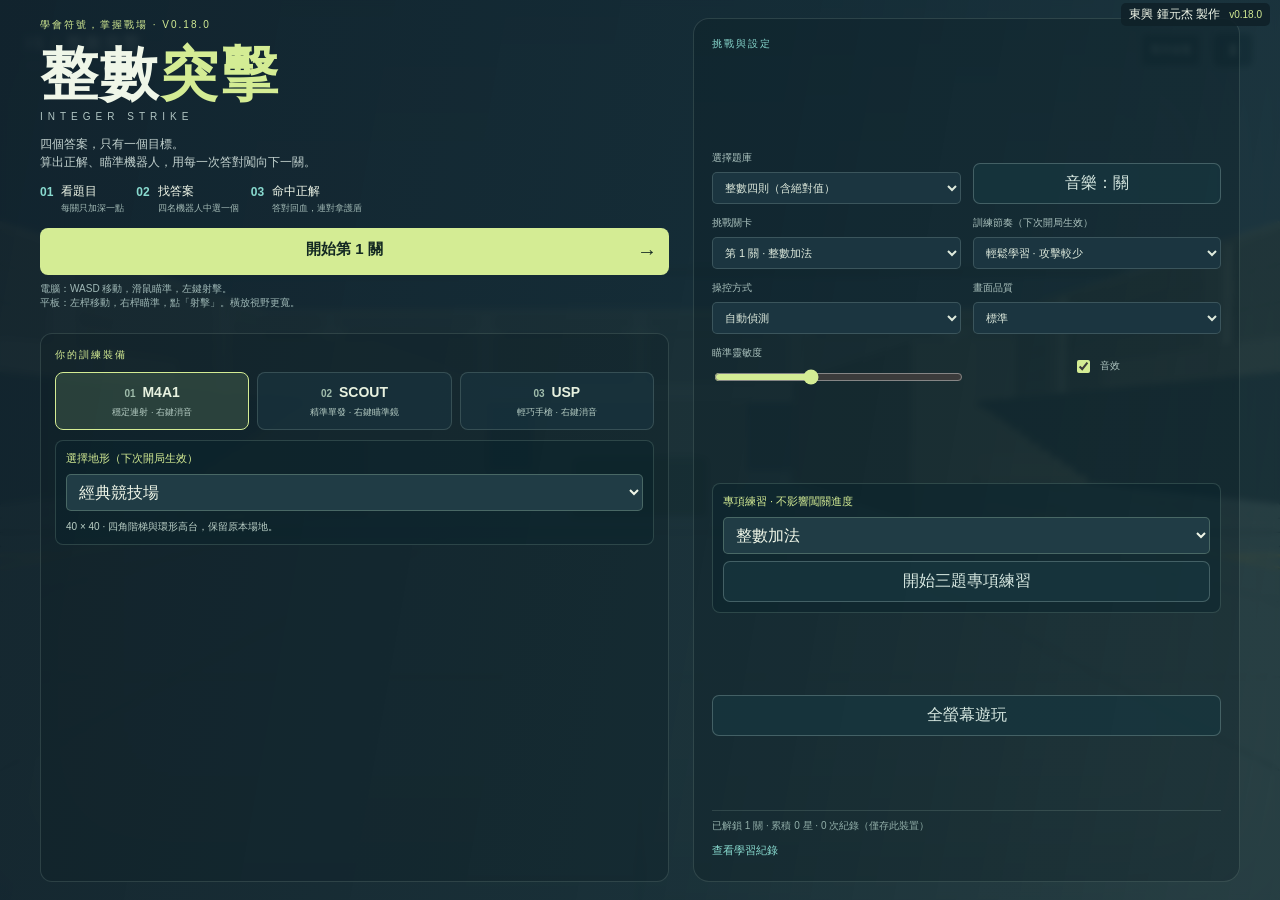
<file: index.htm>
<!doctype html>
<html lang="zh-Hant"><head><meta charset="utf-8"><meta name="viewport" content="width=device-width,initial-scale=1,maximum-scale=1,user-scalable=no,viewport-fit=cover"><meta name="theme-color" content="#101e25"><title>整數突擊 INTEGER STRIKE — 正負數訓練場</title><link rel="icon" href="data:,"><link rel="stylesheet" href="cjs/style.css?v=0.18.0"></head>
<body class="paused"><div id="creator-credit">東興 鍾元杰 製作 <small>v0.18.0</small></div>
<canvas id="world" aria-label="三維整數訓練場"></canvas><div class="vignette"></div><div id="damage-flash"></div>
<header><div class="brand"><b>IS<span> / </span>整數突擊</b><small>INTEGER STRIKE · BLOOD ARENA</small></div><div class="top-actions"><button id="music-game" aria-pressed="false">音樂：關</button><span id="fps">— FPS</span><button id="pause-button" aria-label="暫停">Ⅱ</button></div></header>
<section id="question-card" aria-label="目前的數學題目"><div class="question-meta"><span id="skill">整數加法</span><span id="question-number">第 1 / 3 題</span></div><div id="expression">準備開始</div><div class="question-bottom"><span id="grace">先計算，再瞄準正確答案</span><span id="combo">連對 0</span></div><div class="progress-track"><div id="progress-fill"></div></div></section>
<aside id="radar"><div><span id="level-badge">LEVEL 01</span><span id="enemy-count">4 個答案</span></div><canvas id="map" width="152" height="152"></canvas><small>橘點：答案機器人　▲：你</small></aside>
<div id="answer-labels"></div><div id="crosshair"><b></b><b></b><b></b><b></b><i></i></div><div id="aim-choice"></div><div id="hit">✓</div>
<div id="feedback" role="status"><strong id="feedback-title"></strong><span id="feedback-detail"></span></div><div id="message" role="status"></div>
<div id="thinking-overlay"><div class="eyebrow">戰鬥提示</div><h2>保持移動，算出正解。</h2><p id="think-hint"></p><canvas id="number-line" width="800" height="160" aria-label="整數數線，標示起點與移動方向"></canvas><button id="think-resume">關閉提示（T）</button><small>提示顯示時，戰鬥持續進行。</small></div>
<canvas id="weapon"></canvas>
<footer><div id="vitals" class="vitals"><div><span>生命</span><strong id="health">50</strong><span class="shield-icon">◈</span><strong id="shield">0</strong></div><div class="health-track"><i id="health-fill"></i></div><small id="streak-note">連續答對 3 題 → 護盾 +25</small></div><div class="weapon-info"><span id="mode">M4A1 · 消音步槍</span><div><strong id="ammo">30</strong><span> / ∞</span></div><small id="reload-info">R 換彈 · 1 / 2 / 3 切換武器</small></div></footer>
<nav id="desktop-help"><span>WASD 移動</span><span>滑鼠 瞄準</span><span>左鍵 射擊</span><span>右鍵 特殊功能</span><button id="think-button">T 戰鬥提示</button></nav>
<section id="touch-controls" aria-label="平板控制"><div id="move-pad" class="pad" aria-label="移動搖桿"><span>移動</span><i class="stick"></i></div><div id="look-pad" class="pad" aria-label="視角搖桿"><span>瞄準</span><i class="stick"></i></div><button id="touch-fire" class="fire-button" aria-label="射擊">◎<small>射擊</small></button><div class="touch-tools"><button id="touch-jump">跳躍</button><button id="touch-crouch">蹲下</button><button id="touch-reload">換彈</button><button id="touch-secondary">特殊</button><button id="touch-weapon">換槍</button><button id="touch-think">提示</button></div></section>
<section id="menu" class="overlay"><div class="menu-shell"><div class="menu-main"><div class="eyebrow">學會符號，掌握戰場 · V0.18.0</div><h1>整數<span>突擊</span><small>INTEGER STRIKE</small></h1><p class="intro">四個答案，只有一個目標。<br>算出正解、瞄準機器人，用每一次答對闖向下一關。</p><div class="how"><div><b>01</b><span>看題目<small>每關只加深一點</small></span></div><div><b>02</b><span>找答案<small>四名機器人中選一個</small></span></div><div><b>03</b><span>命中正解<small>答對回血，連對拿護盾</small></span></div></div><button id="start" class="primary">開始第 1 關 <span>→</span></button><button id="restart" class="secondary hidden">重新挑戰這一關</button><p class="note" id="notice">電腦：WASD 移動，滑鼠瞄準，左鍵射擊。<br>平板：左桿移動，右桿瞄準，點「射擊」。橫放視野更寬。</p></div><div class="menu-loadout"><div class="eyebrow">你的訓練裝備</div><div id="loadout"><button class="gun-choice selected" data-gun="0"><b>01 <span>M4A1</span></b><small>穩定連射 · 右鍵消音</small></button><button class="gun-choice" data-gun="1"><b>02 <span>SCOUT</span></b><small>精準單發 · 右鍵瞄準鏡</small></button><button class="gun-choice" data-gun="2"><b>03 <span>USP</span></b><small>輕巧手槍 · 右鍵消音</small></button></div><div class="terrain-picker"><label for="terrain-select">選擇地形（下次開局生效）</label><select id="terrain-select"></select><p id="terrain-description"></p></div></div><div class="menu-options"><div class="eyebrow">挑戰與設定</div><div class="settings"><label>選擇題庫<select id="bank-select"><option value="integer">整數四則（含絕對值）</option><option value="science">科學記號</option></select></label><button id="music-menu" class="secondary" aria-pressed="false">音樂：關</button><label>挑戰關卡<select id="level-select"><option value="1">第 1 關 · 加法起步</option></select></label><label>訓練節奏（下次開局生效）<select id="pace"><option value="gentle">輕鬆學習 · 攻擊較少</option><option value="normal">標準挑戰</option></select></label><label>操控方式<select id="input-mode"><option value="auto">自動偵測</option><option value="touch">平板雙搖桿</option><option value="desktop">鍵盤與滑鼠</option></select></label><label>畫面品質<select id="quality"><option value="0.65">效能優先</option><option value="0.85" selected>標準</option><option value="1.2">精細</option></select></label><label>瞄準靈敏度<input id="sensitivity" type="range" min="0.5" max="1.8" value="1" step="0.1"></label><label class="check"><input id="sound" type="checkbox" checked>音效</label></div><div class="terrain-picker"><label for="practice-select">專項練習 · 不影響闖關進度</label><select id="practice-select"><option value="1">整數加法</option><option value="2">整數減法</option><option value="3">負數加減</option><option value="4">正負數乘法</option><option value="5">整除與正負號</option><option value="6">連續加減</option><option value="7">先乘後加減</option><option value="8">括弧優先</option><option value="9">絕對值入門</option><option value="10">絕對值加減</option><option value="11">絕對值混合運算</option></select><button id="start-practice" class="secondary fullscreen-button">開始三題專項練習</button></div><button id="fullscreen" class="secondary fullscreen-button">全螢幕遊玩</button><p id="fullscreen-note" role="status"></p><div class="saved"><span id="saved-progress">學習紀錄只儲存在這台裝置</span><button id="show-records">查看學習紀錄</button></div></div></div></section>
<section id="results" class="overlay hidden"><div class="result-panel"><div class="eyebrow" id="result-eyebrow">MISSION COMPLETE</div><div id="medal">★</div><h2 id="result-title">成功突破！</h2><p id="result-subtitle"></p><div class="result-stats"><div><strong id="result-accuracy">100%</strong><small>首次作答正確率</small></div><div><strong id="result-streak">3</strong><small>最佳連對</small></div><div><strong id="result-score">500</strong><small>挑戰得分</small></div></div><div id="review-list"></div><nav id="review-pagination"><button id="review-prev">上一題</button><span id="review-page"></span><button id="review-next">下一題</button></nav><div class="result-actions"><button id="next-level" class="primary">挑戰下一關 →</button><button id="review-mistakes" class="secondary hidden">錯題再練 · 換一組數字挑戰</button><button id="retry-level" class="secondary">再練一次</button><button id="back-menu" class="secondary">回到訓練選單</button></div></div></section>
<section id="records-panel" class="overlay hidden"><div class="result-panel"><div class="eyebrow">學習足跡</div><h2>每次練習，都有進步。</h2><div id="records-summary" class="result-stats"></div><p class="records-caption">依已完成的題目統計，包含一般挑戰與錯題複習。</p><div id="records-skills"></div><div id="records-list"></div><button id="export-records" class="secondary">下載學習紀錄 CSV</button><p class="records-caption">只下載這個瀏覽器的紀錄，不會上傳資料。</p><button id="close-records" class="primary">回到選單</button></div></section>
<script src="cjs/core.js?v=0.18.0"></script><script src="cjs/math.js?v=0.18.0"></script><script src="cjs/coach.js?v=0.18.0"></script><script src="cjs/session.js?v=0.18.0"></script><script src="cjs/progress-store.js?v=0.18.0"></script><script src="cjs/renderer.js?v=0.18.0"></script><script src="cjs/world.js?v=0.18.0"></script><script src="cjs/controls.js?v=0.18.0"></script><script src="cjs/weapon-view.js?v=0.18.0"></script><script src="cjs/science.js?v=0.18.0"></script><script src="cjs/sound.js?v=0.18.0"></script><script src="cjs/game.js?v=0.18.0"></script></body></html>
</file>
<file: cjs/style.css>
:root{color-scheme:dark;--ink:#102229;--paper:#eff6e8;--lime:#d4ec94;--teal:#89dacf;--orange:#ffb46b}*{box-sizing:border-box}html,body{margin:0;width:100%;height:100%;overflow:hidden;background:#142831;color:var(--paper);font-family:"Segoe UI","Microsoft JhengHei",sans-serif;overscroll-behavior:none}button,select,input{font:inherit}button{cursor:pointer}button:focus-visible,select:focus-visible{outline:3px solid var(--teal);outline-offset:3px}button:disabled{opacity:.45;cursor:default}.hidden{display:none!important}#world{display:block;width:100%;height:100%;touch-action:none}.vignette{position:fixed;inset:0;pointer-events:none;box-shadow:inset 0 0 140px #071c293c}header{position:fixed;top:max(20px,env(safe-area-inset-top));left:26px;right:26px;display:flex;justify-content:space-between;align-items:start;pointer-events:none}.brand b{font-size:17px;letter-spacing:2px}.brand span{color:var(--lime)}.brand small{display:block;color:#e4efdaaa;font-size:8px;letter-spacing:2px;margin-top:6px}.top-actions{display:flex;gap:12px;align-items:center;pointer-events:auto}#fps{font:10px monospace;padding:8px;background:#122a32b0;border:1px solid #c9dbb733}#pause-button{border:1px solid #d3e6ce55;color:var(--paper);background:#132b33bf;width:42px;height:36px;border-radius:7px}#question-card{position:fixed;left:50%;top:18px;transform:translateX(-50%);width:min(480px,43vw);background:#112832ef;border:1px solid #c9e7ba4a;border-radius:12px;box-shadow:0 8px 30px #071b2344;overflow:hidden;text-align:center;pointer-events:none}.question-meta,.question-bottom{display:flex;justify-content:space-between;gap:8px;font-size:10px;letter-spacing:1px;padding:11px 18px;color:#bad0d0}.question-meta{border-bottom:1px solid #fff1}.question-meta #skill{color:var(--lime)}#expression{font-size:clamp(24px,3.2vw,42px);font-weight:700;font-variant-numeric:tabular-nums;line-height:1.4;padding:5px 10px;color:white}#combo{color:var(--lime);white-space:nowrap}.progress-track{height:3px;background:#314954}#progress-fill{height:100%;background:var(--lime);transition:width .3s}.question-bottom{padding-top:3px;font-size:10px}#radar{position:fixed;left:26px;top:92px;background:#122b33d9;padding:9px;border:1px solid #e0edd43a;border-radius:10px}#radar>div{display:flex;justify-content:space-between;gap:7px;font-size:8px;letter-spacing:1px;color:var(--lime);margin:0 0 8px}#radar small{display:block;font-size:8px;color:#d3dec8aa}#map{width:152px;height:152px;display:block}#crosshair{position:fixed;left:50%;top:50%;width:2px;height:2px;pointer-events:none}#crosshair b{position:absolute;background:#edffbd;box-shadow:0 0 2px #112522}#crosshair b:nth-child(1){width:2px;height:7px;top:-13px}#crosshair b:nth-child(2){width:2px;height:7px;top:7px}#crosshair b:nth-child(3){width:7px;height:2px;left:-13px}#crosshair b:nth-child(4){width:7px;height:2px;left:7px}#crosshair i{position:absolute;inset:0;background:#e5fabd}#hit{position:fixed;left:50%;top:47%;transform:translate(-50%,-50%);font-size:30px;color:var(--lime);opacity:0;pointer-events:none}#damage-flash{position:fixed;inset:0;box-shadow:inset 0 0 100px #fb715199;opacity:0;pointer-events:none}.answer-label{position:fixed;left:0;top:0;transform:translate(-50%,-100%);text-align:center;pointer-events:none;will-change:left,top;filter:drop-shadow(0 2px 3px #082a32aa)}.answer-label strong{display:block;font-weight:800;font-variant-numeric:tabular-nums;background:#102d38f5;border:2px solid #ffd799;color:#fff5d2;min-width:64px;padding:3px 12px;border-radius:8px;font-size:30px;line-height:1.15}.answer-label small{display:block;font-size:8px;letter-spacing:2px;color:#fff1d3;margin-top:3px}.answer-label.wrong strong{color:#e7a598;border-color:#db8777}.answer-label.warning strong{border-color:#ff755d;box-shadow:0 0 12px #f65c354f}.answer-label:after{content:"";display:block;width:1px;height:9px;background:#ffdeab;margin:auto}#feedback{position:fixed;left:50%;top:calc(50% + 40px);transform:translateX(-50%);text-align:center;padding:12px 20px;border-radius:10px;background:#12332fe8;max-width:min(650px,78vw);opacity:0;pointer-events:none}#feedback strong{display:block;color:var(--lime);font-size:18px}#feedback span{display:block;font-size:13px;line-height:1.6;color:#d7e6d7;margin-top:5px}#feedback.wrong{background:#402829ef}#feedback.wrong strong{color:#ffbba0}#message{position:fixed;left:50%;top:75%;transform:translateX(-50%);font-size:12px;text-align:center;background:#112a32b0;padding:6px 10px;border-radius:6px;pointer-events:none}#message:empty{display:none}#weapon{position:fixed;bottom:0;right:4%;width:480px;height:360px;pointer-events:none}footer{position:fixed;bottom:45px;left:28px;right:28px;display:flex;justify-content:space-between;align-items:flex-end;pointer-events:none;text-shadow:0 2px 3px #142321}footer .vitals{min-width:190px}.vitals>div:first-child{display:flex;align-items:baseline;gap:9px}.vitals span{font-size:11px;color:#d6e7d5}.vitals strong{font-size:32px;font-weight:600}.vitals .shield-icon{color:var(--teal);margin-left:12px;font-size:18px}.vitals #shield{font-size:24px;color:var(--teal)}.health-track{height:4px;background:#111d24a0;margin:6px 0}.health-track i{display:block;background:var(--lime);height:100%;transition:width .2s}.vitals small{color:#e3ecd3b0;font-size:9px}.weapon-info{text-align:right}.weapon-info>span{font-size:10px;letter-spacing:1px}.weapon-info strong{font-size:40px}.weapon-info div>span{color:#bed6c7}.weapon-info small{font-size:9px;color:#e0ead2ae}#desktop-help{position:fixed;bottom:12px;left:28px;right:28px;display:flex;gap:20px;color:#dce9d6b0;font-size:9px;align-items:center}#desktop-help button{margin-left:auto;background:#112b33c9;color:var(--lime);border:1px solid #c1dcac44;border-radius:5px;padding:7px 12px}.overlay{position:fixed;inset:0;background:linear-gradient(100deg,#0e202aef,#102832e8 55%,#132d36c9);backdrop-filter:blur(3px);display:flex;align-items:center;justify-content:center;padding:28px;z-index:30;overflow:auto}.menu-shell{display:grid;grid-template-columns:1.2fr 1fr;gap:70px;width:min(1040px,100%);align-items:center}.menu-main{max-width:560px}.eyebrow{font-size:10px;color:var(--lime);letter-spacing:2px}h1{font-size:clamp(50px,6.6vw,82px);line-height:1.05;letter-spacing:2px;margin:24px 0}h1>span{color:var(--lime)}h1 small{display:block;font-size:13px;letter-spacing:9px;font-weight:500;margin-top:16px;color:#b2c6c4}.intro{font-size:14px;color:#c3d2cf;line-height:1.9}.how{display:flex;gap:18px;margin:30px 0}.how>div{display:flex;gap:8px}.how b{font-size:12px;color:var(--teal);padding-top:2px}.how span{font-size:12px}.how small{display:block;font-size:9px;color:#a1b8b4;line-height:1.8;white-space:nowrap}.primary{display:block;background:var(--lime);color:#142923;border:0;padding:17px 22px;font-size:15px;font-weight:800;width:100%;border-radius:8px;transition:background .15s}.primary:hover{background:#e7ffb2}.primary>span{float:right;font-size:20px}.secondary{background:#18363fc9;border:1px solid #accdc54d;color:#d6e7e0;border-radius:7px;padding:12px;width:100%;margin-top:10px}.note{font-size:10px;color:#9fb8b6;line-height:1.9}.menu-options{background:#0a1b234d;border:1px solid #b6d8ce28;border-radius:16px;padding:26px}.menu-options .eyebrow{color:var(--teal);margin-bottom:13px}#loadout{display:flex;flex-direction:column;gap:7px}.gun-choice{text-align:left;border:1px solid #a5c2b837;border-radius:8px;padding:12px 15px;background:#1b3540a0;color:#dbe9de;display:flex;justify-content:space-between;align-items:center;gap:8px}.gun-choice.selected{border-color:var(--lime);background:#365044aa}.gun-choice b{font-size:10px;color:#a0bdac}.gun-choice b span{font-size:15px;color:#e7f1df;margin-left:12px}.gun-choice small{font-size:10px;color:#b6cdc4}.settings{display:grid;grid-template-columns:1fr 1fr;gap:13px;margin:22px 0}.settings label{font-size:10px;color:#aac1bd;display:flex;flex-direction:column;gap:7px}.settings select{width:100%;padding:8px;background:#1b3540;color:#dfebdd;border:1px solid #a9c3b83a;border-radius:5px;font-size:11px}.settings input[type=range]{accent-color:var(--lime);width:100%}.settings .check{flex-direction:row;align-items:center;justify-content:center}.check input{accent-color:var(--lime)}.saved{border-top:1px solid #b1cbc12a;padding-top:15px;display:flex;flex-direction:column;gap:8px;color:#91aea9;font-size:10px}.saved button,.text-button{background:none;border:0;color:var(--teal);text-align:left;font-size:11px;padding:5px 0}.result-panel{width:min(610px,100%);max-height:95vh;overflow:auto;background:#112d36;border:1px solid #a9c9b943;border-radius:16px;padding:28px;text-align:center;box-shadow:0 25px 80px #0004}.result-panel h2{font-size:28px;margin:10px 0}.result-panel p{font-size:12px;color:#bacfc6;line-height:1.6}#medal{font-size:47px;color:var(--lime);line-height:1.2;margin-top:12px}.result-stats{display:grid;grid-template-columns:repeat(3,1fr);gap:8px;background:#1c3b43;border-radius:9px;margin:22px 0;padding:17px 8px}.result-stats strong{display:block;font-size:26px;color:var(--lime)}.result-stats small{display:block;font-size:10px;color:#b7ccc2;margin-top:4px}#review-list,#records-list{text-align:left;max-height:28vh;overflow:auto;margin-bottom:18px}.review-item{padding:12px;background:#09212a6b;border:1px solid #a9c2ae1c;border-radius:7px;margin-bottom:8px}.review-item b{font-size:14px}.review-item span{display:block;font-size:11px;color:#c3d4c8;line-height:1.7;margin-top:4px}.review-item.wrong{border-left:3px solid var(--orange)}.result-panel .text-button{display:block;margin:12px auto 0;text-align:center}#thinking-overlay{display:none;position:fixed;z-index:20;left:50%;top:50%;transform:translate(-50%,-50%);width:min(470px,90vw);padding:28px;background:#102b35f5;border:1px solid var(--teal);border-radius:12px;text-align:center}#thinking-overlay h2{font-size:23px}#thinking-overlay p{font-size:15px;line-height:1.8}#thinking-overlay button{padding:12px;border-radius:6px;background:var(--lime);color:var(--ink);border:0;width:100%;font-weight:700}#thinking-overlay small{display:block;color:#aac5bc;font-size:10px;margin-top:15px}body.thinking #thinking-overlay{display:block}body.paused #question-card,body.paused #radar,body.paused #crosshair,body.paused footer,body.paused #weapon,body.paused #desktop-help,body.paused #answer-labels,body.paused #touch-controls,body.paused #feedback{display:none}body:not(.paused) #menu{display:none}#touch-controls{display:none;position:fixed;inset:0;pointer-events:none;z-index:10}body.touch:not(.paused):not(.thinking) #touch-controls{display:block}body.touch #desktop-help{display:none}.pad{position:absolute;width:130px;height:130px;border:1px solid #daefd778;border-radius:50%;background:#132e3a70;pointer-events:auto;touch-action:none;user-select:none}.pad>span{position:absolute;left:0;right:0;top:10px;text-align:center;font-size:10px;color:#e5efddba;pointer-events:none}.stick{position:absolute;width:54px;height:54px;left:50%;top:50%;transform:translate(-50%,-50%);background:#bedbc665;border:1px solid #ebffce9c;border-radius:50%;pointer-events:none}.pad:before{content:"";position:absolute;inset:24px;border:1px dashed #d4edcd33;border-radius:50%}#move-pad{left:max(26px,env(safe-area-inset-left));bottom:max(32px,env(safe-area-inset-bottom))}#look-pad{right:max(126px,env(safe-area-inset-right));bottom:max(32px,env(safe-area-inset-bottom))}.fire-button{position:absolute;right:20px;bottom:58px;width:82px;height:82px;border:2px solid #fcecc2;background:#f4cf8b40;color:#fff4d6;border-radius:50%;font-size:34px;pointer-events:auto;touch-action:none;user-select:none}.fire-button small{font-size:11px;display:block}.touch-tools{position:absolute;right:20px;bottom:187px;display:flex;gap:7px;pointer-events:auto}.touch-tools button{background:#143039b0;color:#e8f3dc;border:1px solid #d2e9c84d;border-radius:7px;min-width:43px;height:38px;font-size:10px;touch-action:none}.touch-tools button.pressed{background:#788f5b}body.touch footer{bottom:190px;left:28px;right:28px}body.touch .weapon-info{display:none}body.touch #weapon{right:2%;width:350px;height:263px;opacity:.85}body.touch #radar{top:80px}body.touch #map{width:108px;height:108px}body.touch #radar small{display:none}body.touch #streak-note{display:none}body.touch .vitals strong{font-size:23px}body.touch .vitals #shield{font-size:18px}body.touch .vitals{min-width:145px}
@media(max-height:700px){.overlay{padding:15px}.menu-shell{gap:38px;max-width:950px}h1{font-size:56px;margin:15px 0}.how{margin:18px 0}.menu-options{padding:18px}.settings{gap:8px;margin:14px 0}.gun-choice{padding:9px 12px}.intro{font-size:12px}.result-panel{padding:20px}.question-meta,.question-bottom{padding:7px 13px}#expression{font-size:30px}#radar{top:80px}#map{width:118px;height:118px}.pad{width:110px;height:110px}#look-pad{right:114px}.touch-tools{bottom:163px}body.touch footer{bottom:164px}.fire-button{width:72px;height:72px;bottom:45px}}
@media(max-width:850px){.brand small{display:none}.brand b{font-size:13px}#radar{left:15px}header{left:15px;right:15px}#question-card{width:47vw;top:12px}.question-bottom{letter-spacing:0;font-size:9px}#expression{font-size:28px}.menu-shell{gap:25px}.how{gap:10px;flex-wrap:wrap}.how small{font-size:8px}.menu-options{padding:18px}h1{font-size:46px}.intro{font-size:12px}.settings{gap:10px}.gun-choice small{font-size:8px}#feedback{max-width:70vw;padding:9px 14px}#feedback span{font-size:11px}}
@media(max-width:600px){.menu-shell{display:flex;flex-direction:column;align-items:stretch;gap:20px;margin:auto;max-width:440px}.overlay{align-items:flex-start;padding:22px 17px}.menu-main{max-width:none}h1{font-size:53px;margin:15px 0}.how{margin:20px 0;justify-content:space-between}.menu-options{padding:18px}.note{font-size:10px}.brand{display:none}#question-card{top:12px;left:12px;transform:none;width:calc(100vw - 82px)}.top-actions #fps{display:none}#pause-button{width:40px;height:34px}#radar{top:155px;left:12px;opacity:.8}body.touch #radar{top:155px}body.touch #map{width:68px;height:68px}#radar>div #enemy-count{display:none}#expression{font-size:29px}.question-meta{font-size:9px}.question-bottom{font-size:9px;padding:8px 12px}.pad{width:110px;height:110px}#move-pad{left:15px;bottom:35px}#look-pad{right:105px;bottom:35px}.fire-button{right:13px;bottom:49px;width:72px;height:72px}.touch-tools{left:15px;right:15px;bottom:163px;justify-content:space-between;gap:5px}.touch-tools button{min-width:42px}.answer-label strong{font-size:25px;min-width:52px;padding:3px 8px}body.touch footer{bottom:218px;left:15px}#feedback{top:calc(50% + 22px);max-width:88vw;width:88vw}#feedback strong{font-size:15px}#message{top:auto;bottom:207px;font-size:10px;max-width:85vw}#weapon{display:none}.result-panel{padding:20px 16px;margin:auto}#review-list,#records-list{max-height:35vh}#desktop-help{display:none}.weapon-info{font-size:10px}.vitals strong{font-size:23px}footer{bottom:23px}.result-stats strong{font-size:22px}}
#number-line{width:100%;height:auto;margin:0 0 15px}#think-hint{white-space:pre-line}body.zoom .vignette{box-shadow:inset 0 0 0 14vw #061118e8}body.zoom #crosshair b{background:#f0f6dc}body.thinking #touch-controls{pointer-events:none}body.thinking #touch-controls>*{pointer-events:none}
#records-panel .result-panel{width:min(680px,100%)}#records-summary{margin:16px 0 10px}#records-skills{max-height:24vh;overflow:auto;text-align:left;margin:12px 0 20px}.skill-summary{padding:12px;background:#1b3942;border-radius:8px;margin-bottom:8px}.skill-summary strong{display:block;font-size:13px;color:var(--paper)}.skill-summary span,.skill-summary small{display:block;font-size:10px;color:#bacfc4;margin-top:6px}.skill-track{height:5px;background:#09232b;margin-top:10px;border-radius:4px;overflow:hidden}.skill-track i{height:100%;display:block}.result-panel .records-caption{font-size:10px;color:#9ebbb2;margin:10px 0}.skill-summary small{color:#d4dfc4}#records-list{max-height:24vh}
@media(prefers-reduced-motion:reduce){*{transition:none!important}}
.terrain-picker{margin-top:16px;padding:12px;background:#09232b77;border:1px solid #a5c6b633;border-radius:8px}.terrain-picker label{display:block;font-size:11px;color:#d4ec94;margin-bottom:8px}.terrain-picker select{width:100%;padding:8px;color:#eff6e8;background:#203c45;border:1px solid #789b8a77;border-radius:5px}.terrain-picker p{font-size:11px;line-height:1.5;color:#b9cec5;margin:8px 0 0}
/* Auto block margins centre only when space exists; tall menus remain scrollable from the top. */ .overlay{align-items:flex-start}.menu-shell,.result-panel{margin-block:auto}
@media(min-width:601px) and (max-height:450px){body.touch #radar{display:none}body.touch footer{top:78px;bottom:auto;left:15px;right:auto}body.touch .vitals{min-width:130px}body.touch .touch-tools{left:150px;right:230px;bottom:8px;gap:4px;justify-content:center}body.touch .touch-tools button{min-width:40px;height:34px;font-size:9px}body.touch #weapon{opacity:.55}}
.fullscreen-button{width:100%;margin-top:14px;padding:10px}#fullscreen-note{font-size:11px;color:#ffc188;line-height:1.5;margin:5px 0}
#aim-choice{position:fixed;left:50%;top:calc(50% + 16px);transform:translateX(-50%);padding:4px 8px;color:#e9f4f0;background:#112832d9;border-radius:5px;font-size:13px;font-weight:700;pointer-events:none}#aim-choice:empty,body.paused #aim-choice,body.thinking #aim-choice{display:none}

.skill-practice{margin-top:10px;min-height:44px;padding:10px 16px;border:1px solid #709a8e;background:#254c50;color:#e8f4df;border-radius:6px;font:inherit;font-size:12px;cursor:pointer}.skill-practice:hover,.skill-practice:focus-visible{background:#365f60;outline:2px solid #d4ec94;outline-offset:2px}

body.paused #message,body.thinking #message{display:none}

#touch-reload{white-space:pre-line;line-height:1.15}#touch-reload.low-ammo{color:#ffd38f;border-color:#e8b575}
/* Single-screen menus. Review uses explicit paging rather than scrolling. */
#menu{padding:18px;overflow:hidden;align-items:stretch}#menu .menu-shell{width:min(1200px,100%);height:100%;margin:0;display:grid;grid-template-columns:1.15fr 1fr;grid-template-rows:auto 1fr;gap:16px 24px;align-items:stretch}#menu .menu-main{grid-column:1;grid-row:1;max-width:none}#menu .menu-loadout{grid-column:1;grid-row:2;min-height:0}#menu .menu-options{grid-column:2;grid-row:1/3;margin:0;min-height:0;display:flex;flex-direction:column;justify-content:space-between;padding:18px}#menu h1{font-size:clamp(34px,4.5vw,62px);margin:12px 0}#menu h1 small{font-size:10px;letter-spacing:5px;margin-top:8px}#menu .intro{font-size:12px;line-height:1.5;margin:8px 0}#menu .how{margin:12px 0;gap:12px}#menu .note{margin:7px 0;font-size:10px;line-height:1.4}#menu .primary{padding:12px}#menu .secondary{padding:9px;margin-top:7px}#menu .menu-loadout{border:1px solid #b6d8ce28;border-radius:12px;padding:14px;background:#0a1b234d}#menu #loadout{display:grid;grid-template-columns:repeat(3,1fr);gap:8px;margin-top:10px}#menu .gun-choice{display:block;padding:10px;text-align:center}#menu .gun-choice small{display:block;margin-top:5px;font-size:9px}#menu .gun-choice b span{margin-left:4px;font-size:14px}#menu .terrain-picker{margin-top:10px;padding:10px}#menu .terrain-picker p{margin-bottom:0;font-size:10px}#menu .settings{margin:12px 0;gap:12px}#menu .fullscreen-button{margin-top:7px}#menu .saved{padding-top:8px;gap:5px}#menu #fullscreen-note:empty{display:none}#menu .how small{white-space:normal}
#results{padding:14px;overflow:hidden;align-items:stretch}#results .result-panel{width:min(780px,100%);height:100%;max-height:none;margin:0;overflow:hidden;padding:20px;display:flex;flex-direction:column;gap:10px}#results #medal{font-size:32px;margin:0}#results h2{font-size:26px;margin:0}#results #result-subtitle{margin:0;line-height:1.4;font-size:12px}#results .result-stats{margin:0;padding:10px}#results #review-list{flex:1;min-height:0;max-height:none;overflow:hidden;margin:0;display:flex;align-items:center}#results .review-item{width:100%;margin:0;padding:12px}#results .review-item[hidden]{display:none}#review-pagination{display:flex;align-items:center;justify-content:center;gap:15px;font-size:11px}#review-pagination button{background:#25444c;border:1px solid #78978b;color:#e5f0dd;border-radius:5px;padding:7px 15px}.result-actions{display:grid;grid-template-columns:1fr 1fr;gap:8px}#results .result-actions button{margin:0;padding:13px;font-size:13px;width:100%;border-radius:7px}#results .result-actions .hidden{display:none!important}
@media(max-height:620px){#menu{padding:10px}#menu .menu-shell{gap:10px 14px}#menu .menu-options,#menu .menu-loadout{padding:10px}#menu h1{font-size:36px;margin:5px 0}#menu .intro{font-size:10px;margin:5px 0}#menu .how{margin:7px 0}#menu .how span{font-size:10px}#menu .how small{font-size:8px}#menu .eyebrow{font-size:8px;letter-spacing:1px}#menu .settings{margin:6px 0;gap:6px}#menu .settings label{font-size:9px;gap:3px}#menu .settings select{padding:5px;font-size:10px}#menu .terrain-picker{padding:6px;margin-top:6px}#menu .terrain-picker label{font-size:10px;margin-bottom:4px}#menu .terrain-picker select{padding:5px;font-size:11px}#menu .terrain-picker p{font-size:9px;line-height:1.2;margin-top:4px}#menu .gun-choice{padding:6px}#menu .gun-choice small{font-size:8px}#menu .note{font-size:8px;margin:4px 0}#menu .secondary,#menu .primary{padding:8px;font-size:11px}#menu .saved{font-size:8px;padding-top:5px;gap:3px}#menu .saved button{font-size:10px;padding:3px 0}#menu .menu-options>.eyebrow{margin-bottom:0}#results .result-panel{padding:12px;gap:6px}#results #medal{font-size:23px}#results h2{font-size:20px}#results .result-stats{padding:6px}#results .result-stats strong{font-size:21px}#results .review-item{padding:7px}#results .review-item b{font-size:12px}#results .review-item span{font-size:10px;line-height:1.3}#results .result-actions button{padding:8px;font-size:11px}#review-pagination button{padding:4px 12px}#results #result-subtitle{font-size:10px}}
@media(max-width:600px){#menu{padding:8px}#menu .menu-shell{grid-template-columns:1fr 1fr;gap:8px;max-width:none}#menu .menu-options,#menu .menu-loadout{padding:8px}#menu h1{font-size:30px;letter-spacing:0}#menu h1 small{font-size:7px;letter-spacing:2px}#menu .intro{font-size:10px}#menu .how{display:grid;gap:5px;margin:8px 0}#menu .how span{font-size:10px}#menu .how small{font-size:8px}#menu .eyebrow{font-size:8px;letter-spacing:0}#menu .note{font-size:8px}#menu #loadout{grid-template-columns:1fr;gap:4px;margin-top:6px}#menu .gun-choice{padding:6px}#menu .gun-choice b span{font-size:12px}#menu .gun-choice small{font-size:8px;margin:2px 0 0}#menu .settings{grid-template-columns:1fr;gap:6px;margin:8px 0}#menu .settings label{font-size:9px;gap:3px}#menu .settings select{padding:5px;font-size:9px}#menu .terrain-picker{padding:6px;margin-top:6px}#menu .terrain-picker label{font-size:9px}#menu .terrain-picker select{font-size:10px;padding:5px}#menu .terrain-picker p{font-size:9px;line-height:1.3}#menu .primary,#menu .secondary{font-size:10px;padding:8px}#menu .saved{font-size:8px}#menu .saved button{font-size:10px}#results .result-panel{padding:12px;gap:8px}#results h2{font-size:21px}#results #result-subtitle{font-size:11px}#results .result-actions button{font-size:11px;padding:11px 5px}}

@media(min-width:601px) and (max-height:450px){#menu h1{font-size:27px;margin:3px 0}#menu h1 small{font-size:7px;margin-top:3px;letter-spacing:3px}#menu .intro{font-size:9px;line-height:1.25;margin:4px 0}#menu .how{margin:4px 0;gap:6px}#menu .how span{font-size:9px}#menu .how small{font-size:7px;line-height:1.2}#menu .note{font-size:7px;line-height:1.15;margin:3px 0}#menu .primary,#menu .secondary{padding:5px;font-size:10px}#menu .primary>span{font-size:12px}#menu .gun-choice{padding:4px}#menu .gun-choice b span{font-size:12px}#menu .gun-choice small{font-size:7px}#menu #loadout{margin-top:5px;gap:4px}#menu .menu-loadout{padding:7px}#menu .terrain-picker label{font-size:9px}#menu .terrain-picker p{font-size:8px}#menu .terrain-picker select{padding:3px;font-size:10px}}
@media(min-width:601px) and (max-height:450px){#results .result-panel{display:grid;grid-template-columns:1fr 1fr;grid-template-rows:auto auto auto minmax(0,1fr) auto;gap:5px 12px}#result-eyebrow{grid-column:1;grid-row:1;text-align:left}#results #medal{grid-column:2;grid-row:1;font-size:18px;text-align:right}#results #result-title{grid-column:1/3;grid-row:2}#results #result-subtitle{grid-column:1/3;grid-row:3}#results .result-stats{grid-column:1;grid-row:4;align-self:start}#results #review-list{grid-column:2;grid-row:4;align-self:stretch}#results #review-pagination{grid-column:2;grid-row:5;gap:6px}#results .result-actions{grid-column:1;grid-row:5}#results .review-item span{font-size:9px}#results .result-actions button{padding:7px 4px;font-size:10px}}

/* Non-modal coaching: movement, aiming and firing remain enabled. */
body.thinking:not(.paused) #touch-controls{display:block;pointer-events:none}body.thinking #touch-controls>*{pointer-events:auto}body.thinking:not(.touch) #touch-controls{display:none}
#thinking-overlay{left:12px;top:135px;transform:none;width:min(290px,42vw);padding:10px;pointer-events:none;background:#102b35d9}#thinking-overlay h2,#thinking-overlay #number-line,#thinking-overlay small{display:none}#thinking-overlay p{font-size:12px;line-height:1.4;margin:6px 0}#thinking-overlay button{pointer-events:auto;padding:6px;font-size:11px}body.paused #thinking-overlay{display:none}
@media(max-height:450px){#thinking-overlay{top:75px;left:165px;width:240px}#thinking-overlay p{font-size:10px}}

body.science #expression{font-size:clamp(16px,2.2vw,28px);line-height:1.4}body.science .answer-label strong{font-size:clamp(14px,2vw,23px);white-space:nowrap}#music-game{font-size:11px!important;padding:7px!important;width:auto!important}#music-menu{margin:0!important;align-self:end}body.paused #music-game{display:none}@media(max-height:620px){#menu .settings{gap:3px;margin:3px 0}#menu .menu-options{gap:2px}}@media(max-width:600px){#menu .settings{gap:3px;margin:3px 0}#menu .menu-options{padding:5px}#menu .settings select{padding:3px}}

@media(min-width:601px) and (max-height:450px){#menu .menu-options{padding:6px;gap:0}#menu .menu-options .terrain-picker{padding:3px;margin-top:3px}#menu .menu-options .terrain-picker label{margin-bottom:2px;font-size:8px}#menu .menu-options .settings{margin:2px 0;gap:2px}#menu .menu-options .settings select{padding:3px}#menu .menu-options .fullscreen-button{margin-top:3px;padding:4px}#menu .saved{padding-top:2px}#menu .menu-options>.eyebrow{font-size:7px}}


#creator-credit{position:fixed;right:10px;top:3px;z-index:1000;padding:3px 8px;border-radius:5px;background:#102229e8;color:#eff6e8;font-size:12px;pointer-events:none}#creator-credit small{font-size:10px;color:#d4ec94;margin-left:6px}header{top:32px}.answer-connector{position:fixed;height:2px;background:#ffd38bdd;transform-origin:0 50%;pointer-events:none;z-index:3}.answer-label{z-index:4}body.paused .answer-connector{display:none!important}@media(max-width:600px){#creator-credit{font-size:10px;right:5px;top:2px}#menu{padding-top:25px}}

/* v0.17.0: compact phone combat HUD, portrait and landscape. */
@media(max-width:600px),(max-height:500px) and (max-width:1000px){
 body .answer-label,body.science .answer-label{min-width:38px;padding:0;max-width:150px}
 body .answer-label strong,body.science .answer-label strong{font-size:15px;line-height:1.15;padding:3px 6px;border-width:1px;border-radius:5px;min-width:38px}
 body.science .answer-label strong{font-size:13px}
 body .answer-label small{font-size:8px;letter-spacing:0;margin-top:2px}
 body #expression,body.science #expression{font-size:19px;line-height:1.2;margin:5px 0;padding:0 6px}
 body.science #expression{font-size:15px}
 body #question-card{width:min(330px,68vw)}
 body .question-meta,body .question-bottom{font-size:9px;padding:4px 7px;gap:4px}
}
</file>
